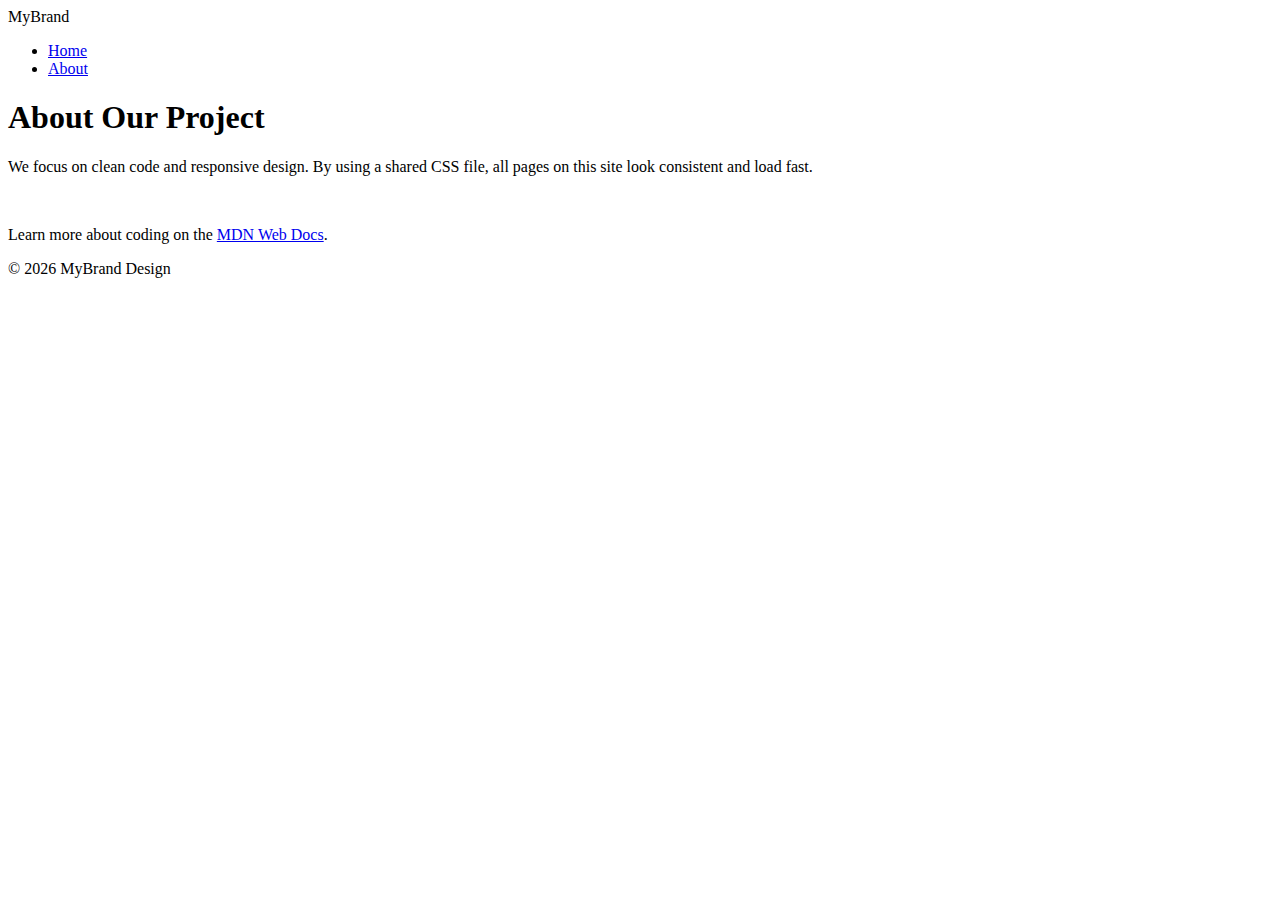
<file: about.html>
<!DOCTYPE html>
<html lang="en">
<head>
    <meta charset="UTF-8">
    <title>About Us</title>
    <link rel="stylesheet" href="style.css">
</head>
<body>
    <nav>
        <div class="logo">MyBrand</div>
        <ul>
            <li><a href="index7.html">Home</a></li>
            <li><a href="about.html">About</a></li>
        </ul>
    </nav>

    <div class="container">
        <h1>About Our Project</h1>
        <p>We focus on clean code and responsive design. By using a shared CSS file, all pages on this site look consistent and load fast.</p>
        <br>
        <p>Learn more about coding on the <a href="https://developer.mozilla.org">MDN Web Docs</a>.</p>
    </div>

    <footer>&copy; 2026 MyBrand Design</footer>
</body>
</html>
</file>
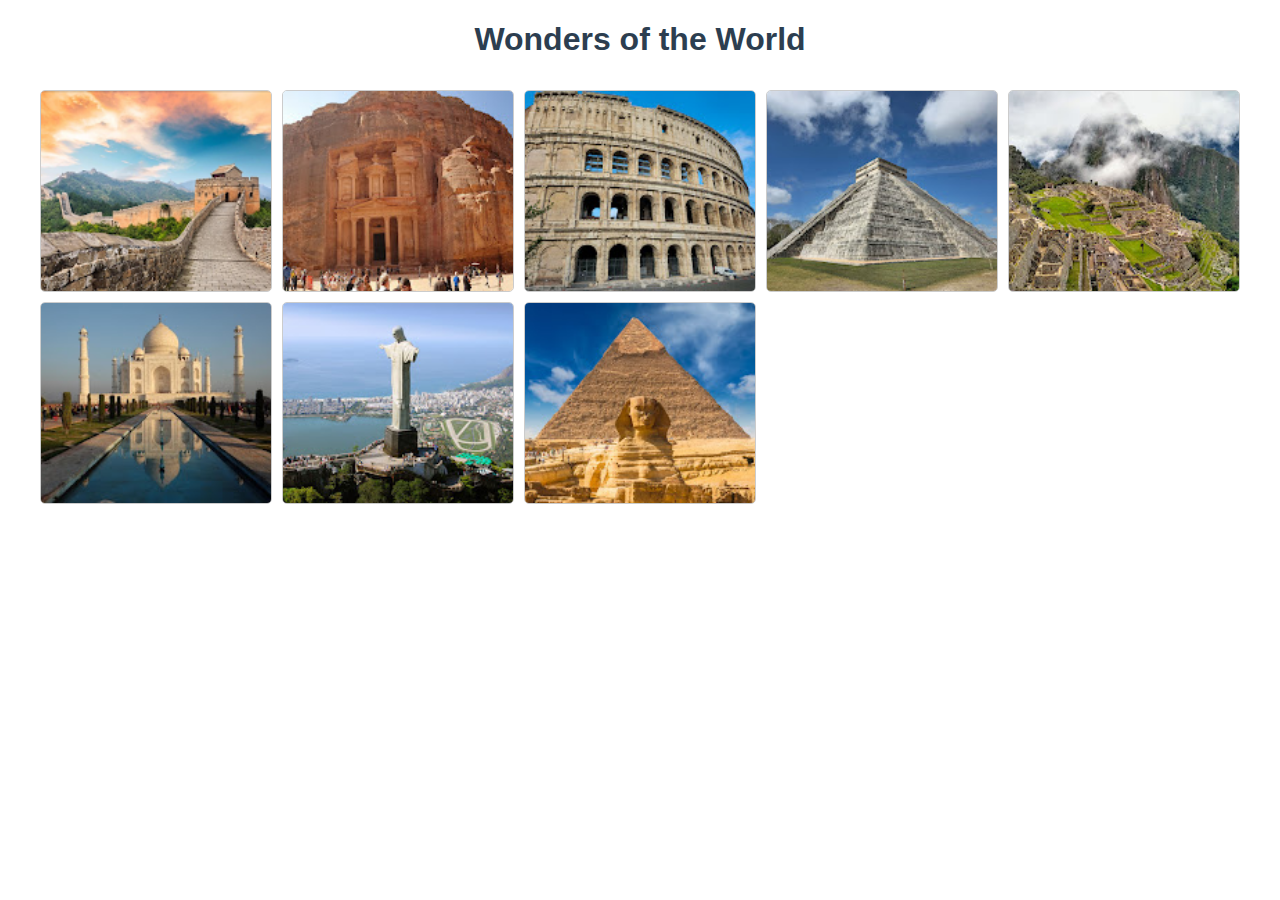
<file: grid.html>
<!DOCTYPE html>
<html lang="en">
<head>
    <meta charset="UTF-8">
    <meta name="viewport" content="width=device-width, initial-scale=1.0">
    <title>Image Grid</title>
    <link rel="stylesheet" href="style2.css">
</head>
<body>
    <h1 style="text-align: center; font-family: Arial, sans-serif; color: #2c3e50;">
  Wonders of the World
</h1>

    <div class="grid-container">
        
        <div class="grid-item">
            <img src="image copy 3.png" alt="GREAT WALL OF CHINA">
        </div>
        <div class="grid-item">
            <img src="image copy 4.png" alt="PETRA">
        </div>
        <div class="grid-item">
            <img src="image copy 5.png" alt="COLLOSSEUM">
        </div>
        <div class="grid-item">
            <img src="image copy 6.png" alt="CHICHEN ITZA">
        </div>
         <div class="grid-item">
            <img src="image copy 7.png" alt="MACHU PICCHU, PERU">
        </div>
         <div class="grid-item">
            <img src="image copy 8.png" alt="TAJ MAHAL">
        </div>
         <div class="grid-item">
            <img src="image copy 9.png" alt="CHRIST THE REDEEMER">
        </div>
         <div class="grid-item">
            <img src="image copy 10.png" alt="THE GREAT PYRAMID OF GIZA">
        </div>
    
    </div>

</body>
</html>
</file>
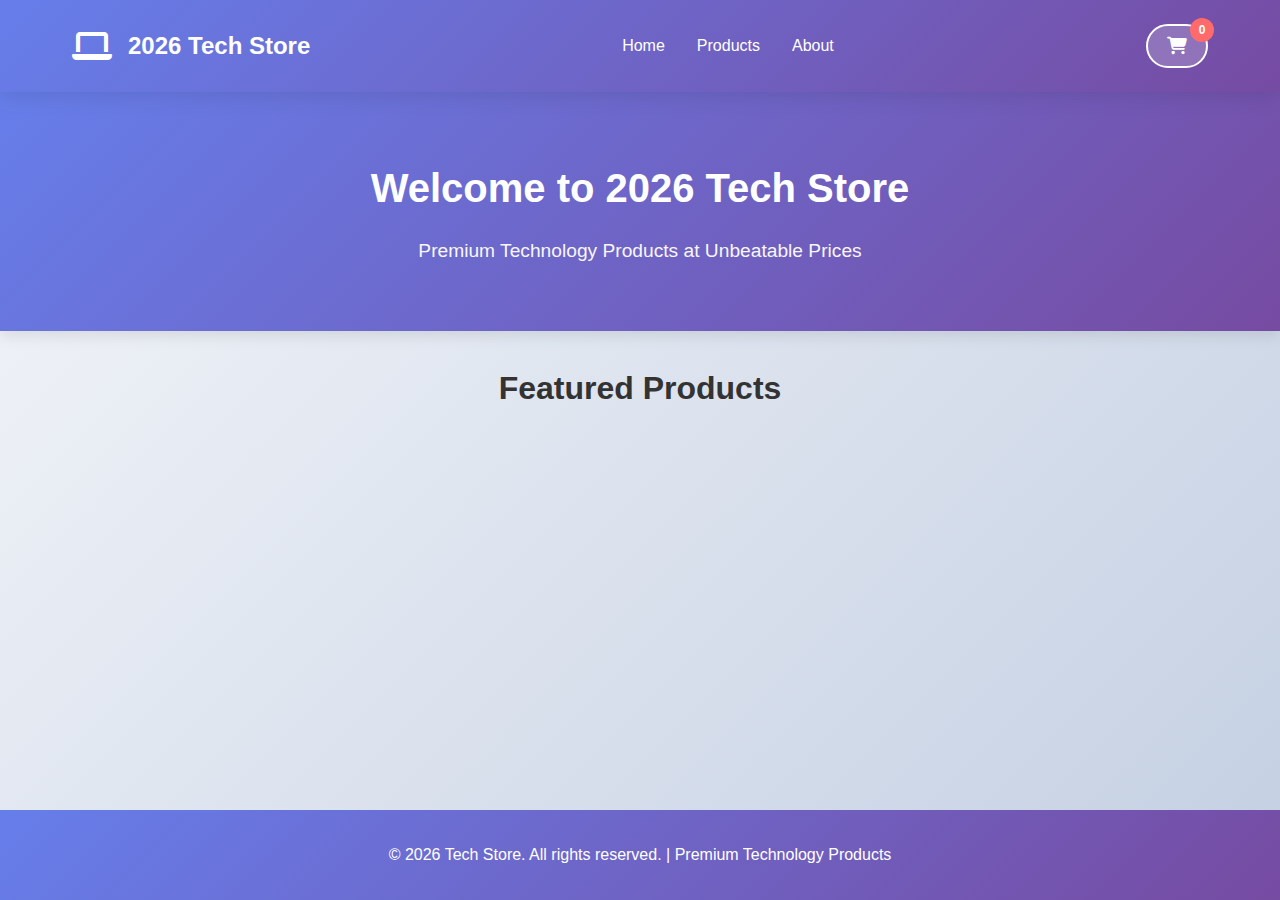
<file: index10.html>
<!DOCTYPE html>
<html lang="en">
<head>
    <meta charset="UTF-8">
    <meta name="viewport" content="width=device-width, initial-scale=1.0">
    <title>2026 Tech Store - Premium Tech Products</title>
    <link rel="stylesheet" href="https://cdnjs.cloudflare.com/ajax/libs/font-awesome/6.4.0/css/all.min.css">
    <link rel="stylesheet" href="style5.css">
</head>
<body>
    <header class="header">
        <div class="header-content">
            <div class="logo">
                <i class="fas fa-laptop"></i>
                <h1>2026 Tech Store</h1>
            </div>
            <nav class="nav">
                <a href="#" class="nav-link">Home</a>
                <a href="#" class="nav-link">Products</a>
                <a href="#" class="nav-link">About</a>
            </nav>
            <button id="cart-btn" class="cart-btn">
                <i class="fas fa-shopping-cart"></i>
                <span class="cart-badge" id="cart-count">0</span>
            </button>
        </div>
    </header>

    <section class="hero">
        <div class="hero-content">
            <h2>Welcome to 2026 Tech Store</h2>
            <p>Premium Technology Products at Unbeatable Prices</p>
        </div>
    </section>

    <main class="container">
        <section class="products-section">
            <h2 class="section-title">Featured Products</h2>
            <div id="product-list" class="product-list">
             
            </div>
        </section>
    </main>

    <div id="cart-modal" class="cart-modal hidden">
        <div class="cart-modal-content">
            <div class="cart-header">
                <h2>Your Shopping Cart</h2>
                <button class="close-btn" onclick="toggleCart()">
                    <i class="fas fa-times"></i>
                </button>
            </div>
            <div id="cart-items-wrapper" class="cart-items-wrapper">
                <ul id="cart-items" class="cart-items"></ul>
            </div>
            <div class="cart-footer">
                <div class="cart-total">
                    <span class="total-label">Total:</span>
                    <span class="total-amount">$<span id="cart-total">0.00</span></span>
                </div>
                <button class="btn btn-checkout" onclick="checkout()">
                    <i class="fas fa-check"></i> Checkout
                </button>
                <button class="btn btn-secondary" onclick="toggleCart()">Continue Shopping</button>
            </div>
        </div>
    </div>

    <footer class="footer">
        <p>&copy; 2026 Tech Store. All rights reserved. | Premium Technology Products</p>
    </footer>

  
</body>
</html>
</file>
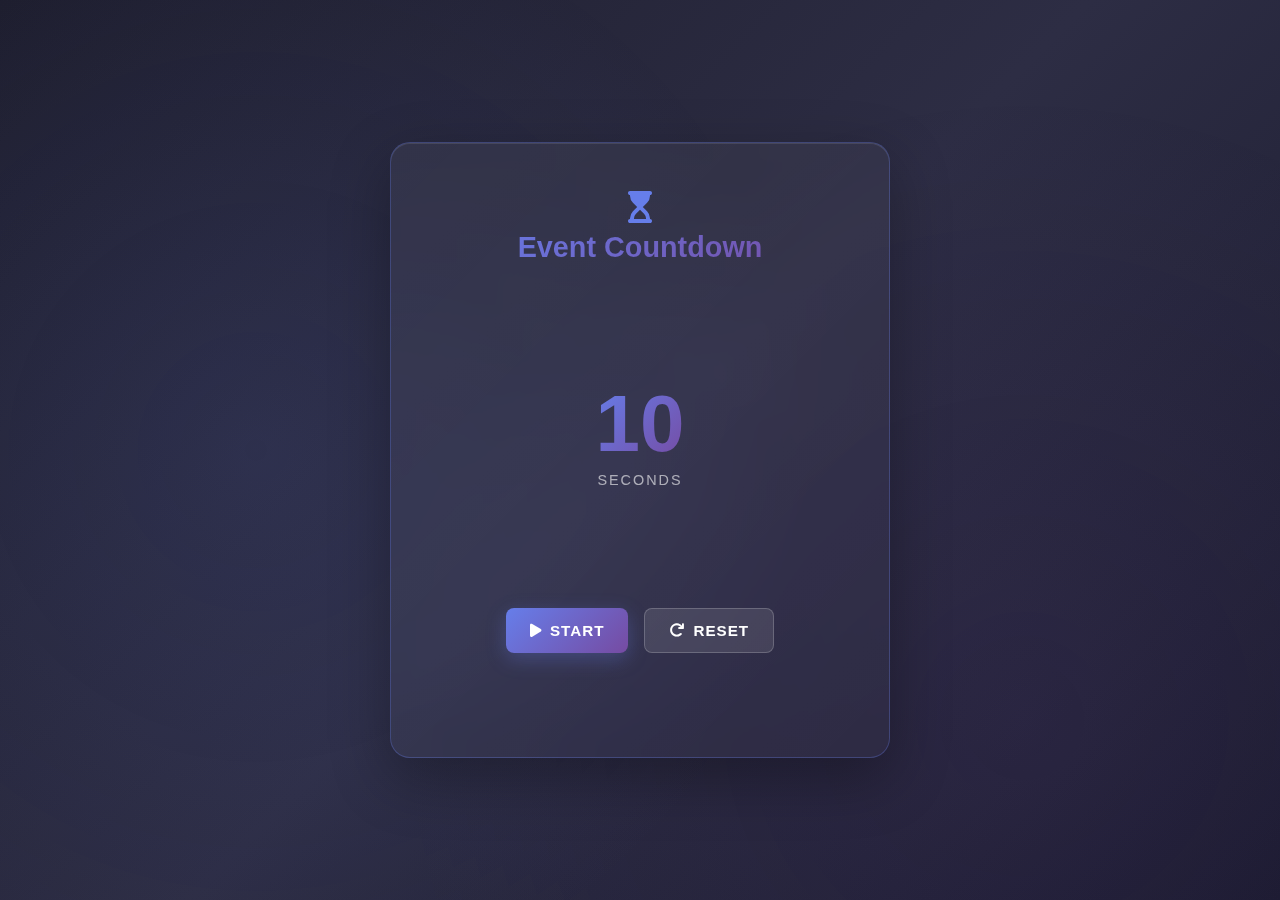
<file: index11.html>
<!DOCTYPE html>
<html lang="en">
<head>
    <meta charset="UTF-8">
    <meta name="viewport" content="width=device-width, initial-scale=1.0">
    <title>Countdown Timer</title>
    <link rel="stylesheet" href="https://cdnjs.cloudflare.com/ajax/libs/font-awesome/6.4.0/css/all.min.css">
    <link rel="stylesheet" href="style6.css">
</head>
<body>
    <div class="timer-container">
        <div class="timer-card">
            <div class="timer-header">
                <i class="fas fa-hourglass-start"></i>
                <h1>Event Countdown</h1>
            </div>
            
            <div class="timer-wrapper">
                <svg class="progress-ring" width="280" height="280">
                    <circle class="progress-ring-circle" stroke="url(#gradient)" fill="transparent" r="130" cx="140" cy="140" />
                </svg>
                <defs>
                    <linearGradient id="gradient" x1="0%" y1="0%" x2="100%" y2="100%">
                        <stop offset="0%" style="stop-color:#667eea;stop-opacity:1" />
                        <stop offset="100%" style="stop-color:#764ba2;stop-opacity:1" />
                    </linearGradient>
                </defs>
                <div class="timer-display">
                    <span id="timer-display" class="timer-number">10</span>
                    <span class="timer-label">seconds</span>
                </div>
            </div>
            
            <div class="timer-controls">
                <button class="btn btn-primary" id="start-btn" onclick="startTimer()"><i class="fas fa-play"></i> Start</button>
                <button class="btn btn-secondary" id="reset-btn" onclick="resetTimer()"><i class="fas fa-redo"></i> Reset</button>
            </div>
            
            <div class="timer-message" id="timer-message"></div>
        </div>
    </div>
    
    <script src="script.js"></script>
</body>
</html>
</file>
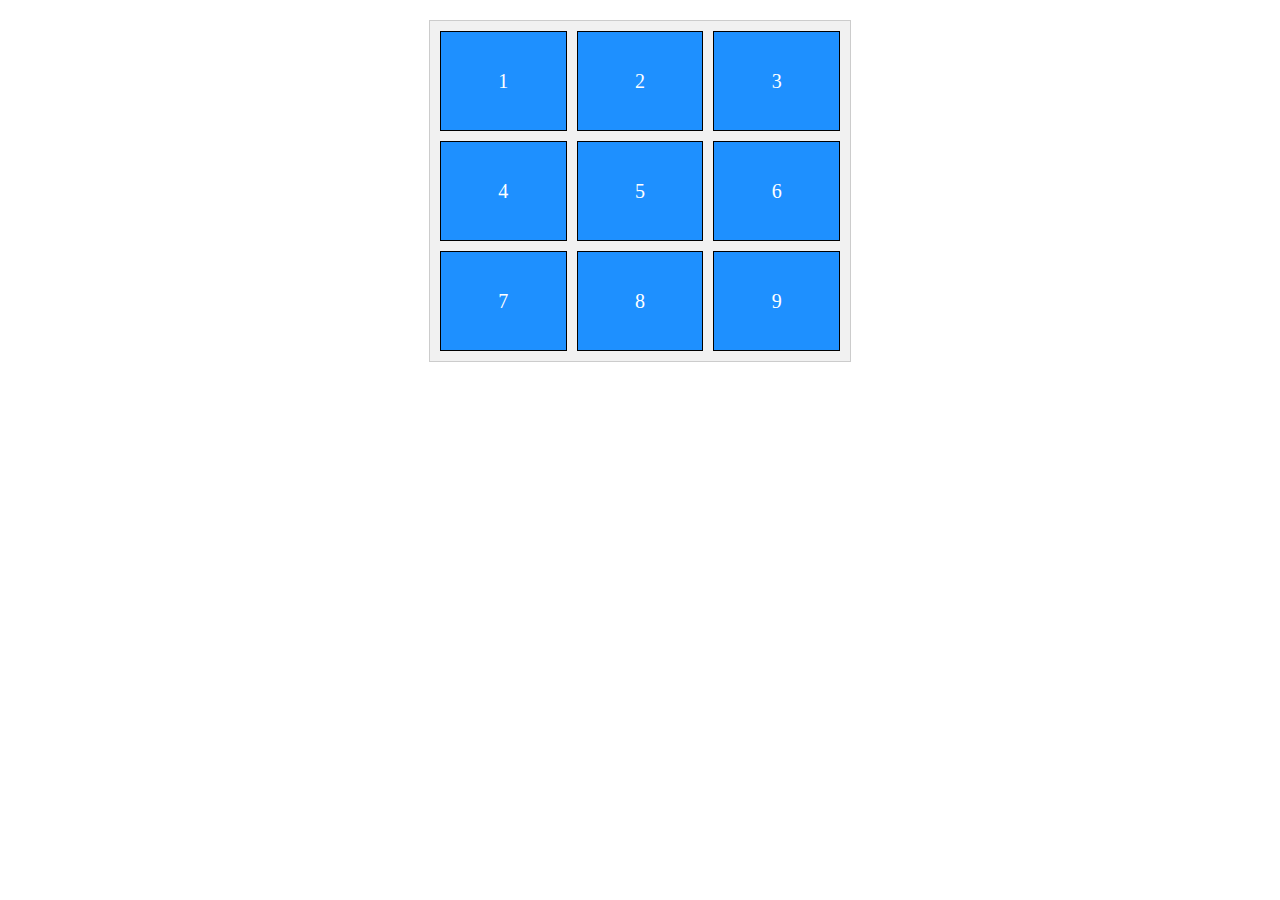
<file: index2.html>
<!DOCTYPE html>
<html lang="en">
<head>
    <meta charset="UTF-8">
    <meta name="viewport" content="width=device-width, initial-scale=1.0">
    <title>CSS Grid Layout</title>
    <link rel="stylesheet" href="style.css">
</head>
<body>
    <div class="grid-container">
        <div class="grid-item">1</div>
        <div class="grid-item">2</div>
        <div class="grid-item">3</div>
        <div class="grid-item">4</div>
        <div class="grid-item">5</div>
        <div class="grid-item">6</div>
        <div class="grid-item">7</div>
        <div class="grid-item">8</div>
        <div class="grid-item">9</div>
    </div>
</body>
</html>
</file>
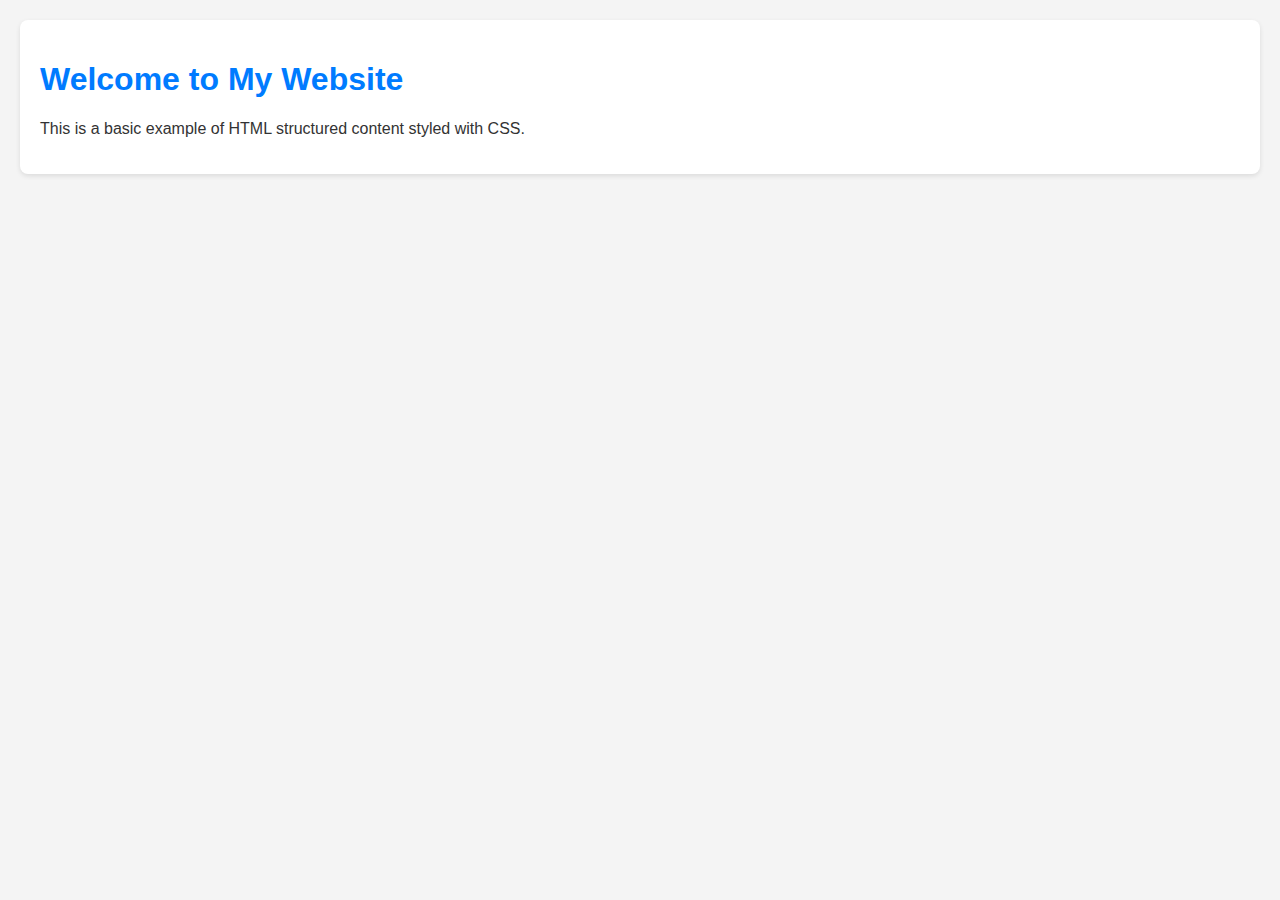
<file: index3.html>
<!DOCTYPE html>
<html lang="en">
<head>
    <meta charset="UTF-8">
    <meta name="viewport" content="width=device-width, initial-scale=1.0">
    <title>Sample Page</title>
    <style>
      
        body {
            font-family: Arial, sans-serif;
            background-color: #f4f4f4;
            color: #333;
            margin: 0;
            padding: 20px;
        }
        h1 {
            color: #007bff;
        }
        .container {
            background: white;
            padding: 20px;
            border-radius: 8px;
            box-shadow: 0 2px 5px rgba(0,0,0,0.1);
        }
    </style>
</head>
<body>
    <div class="container">
        <h1>Welcome to My Website</h1>
        <p>This is a basic example of HTML structured content styled with CSS.</p>
    </div>
</body>
</html>
</file>
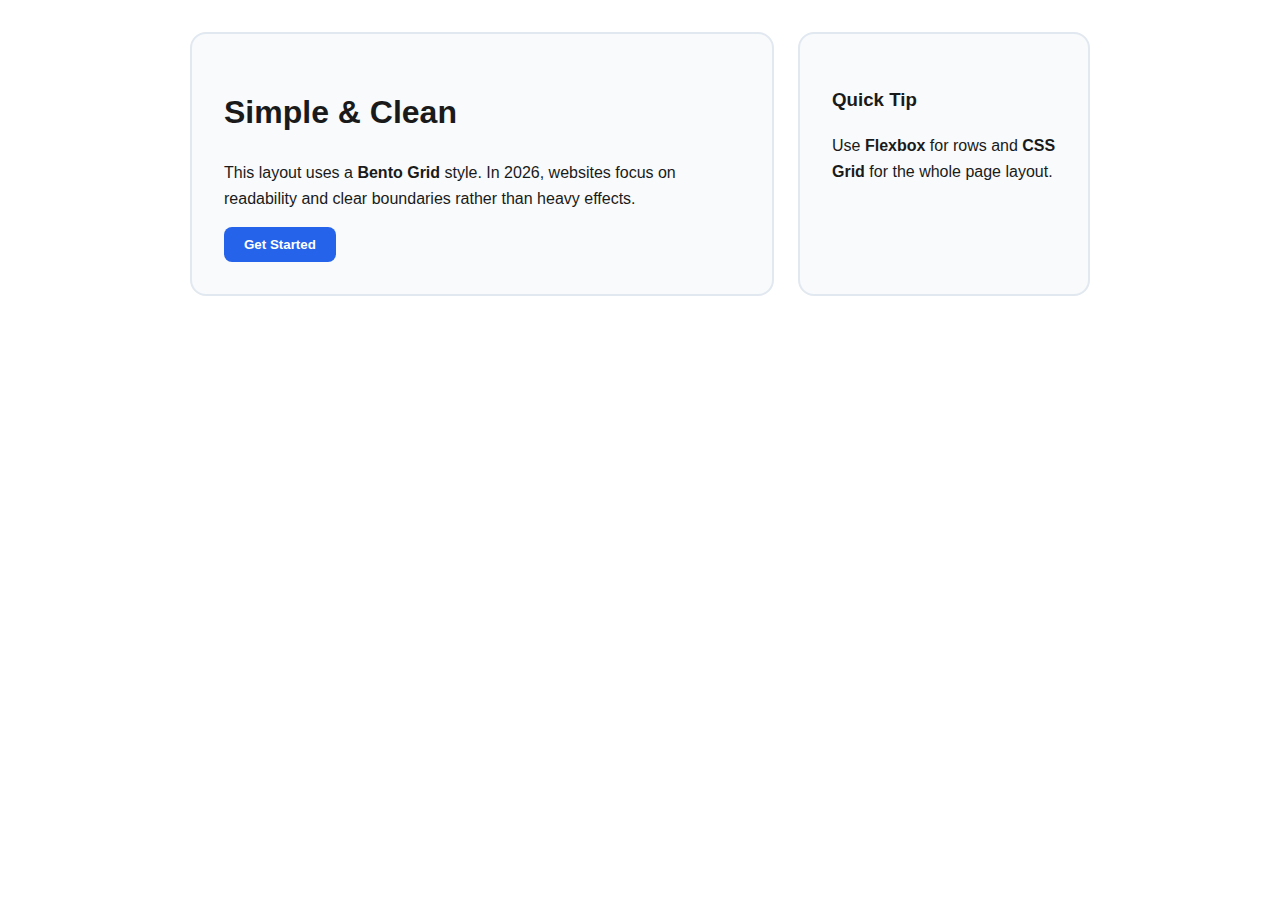
<file: index4.html>
<!DOCTYPE html>
<html lang="en">
<head>
    <meta charset="UTF-8">
    <meta name="viewport" content="width=device-width, initial-scale=1.0">
    <title>Simple Modern Page</title>
    <style>
      
        :root {
            --bg: #ffffff;
            --text: #1a1a1a;
            --accent: #2563eb; 
            --card-bg: #f8fafc;
        }

        body {
            font-family: sans-serif;
            background-color: var(--bg);
            color: var(--text);
            margin: 0;
            line-height: 1.6;
        }


        .container {
            display: grid;
            gap: 1.5rem;
            padding: 2rem;
            max-width: 900px;
            margin: auto;
        }

      
        @media (min-width: 768px) {
            .container {
                grid-template-columns: 2fr 1fr; 
            }
        }

     
        .card {
            background: var(--card-bg);
            border: 2px solid #e2e8f0;
            padding: 2rem;
            border-radius: 16px;
            transition: transform 0.2s;
        }

        .card:hover {
            transform: scale(1.02);
            border-color: var(--accent);
        }

        .btn {
            background: var(--accent);
            color: white;
            border: none;
            padding: 10px 20px;
            border-radius: 8px;
            cursor: pointer;
            font-weight: bold;
        }
    </style>
</head>
<body>

    <main class="container">
        
        <section class="card">
            <h1>Simple & Clean</h1>
            <p>This layout uses a <strong>Bento Grid</strong> style. In 2026, websites focus on readability and clear boundaries rather than heavy effects.</p>
            <button class="btn">Get Started</button>
        </section>

   
        <aside class="card">
            <h3>Quick Tip</h3>
            <p>Use <strong>Flexbox</strong> for rows and <strong>CSS Grid</strong> for the whole page layout.</p>
        </aside>
    </main>

</body>
</html>
</file>
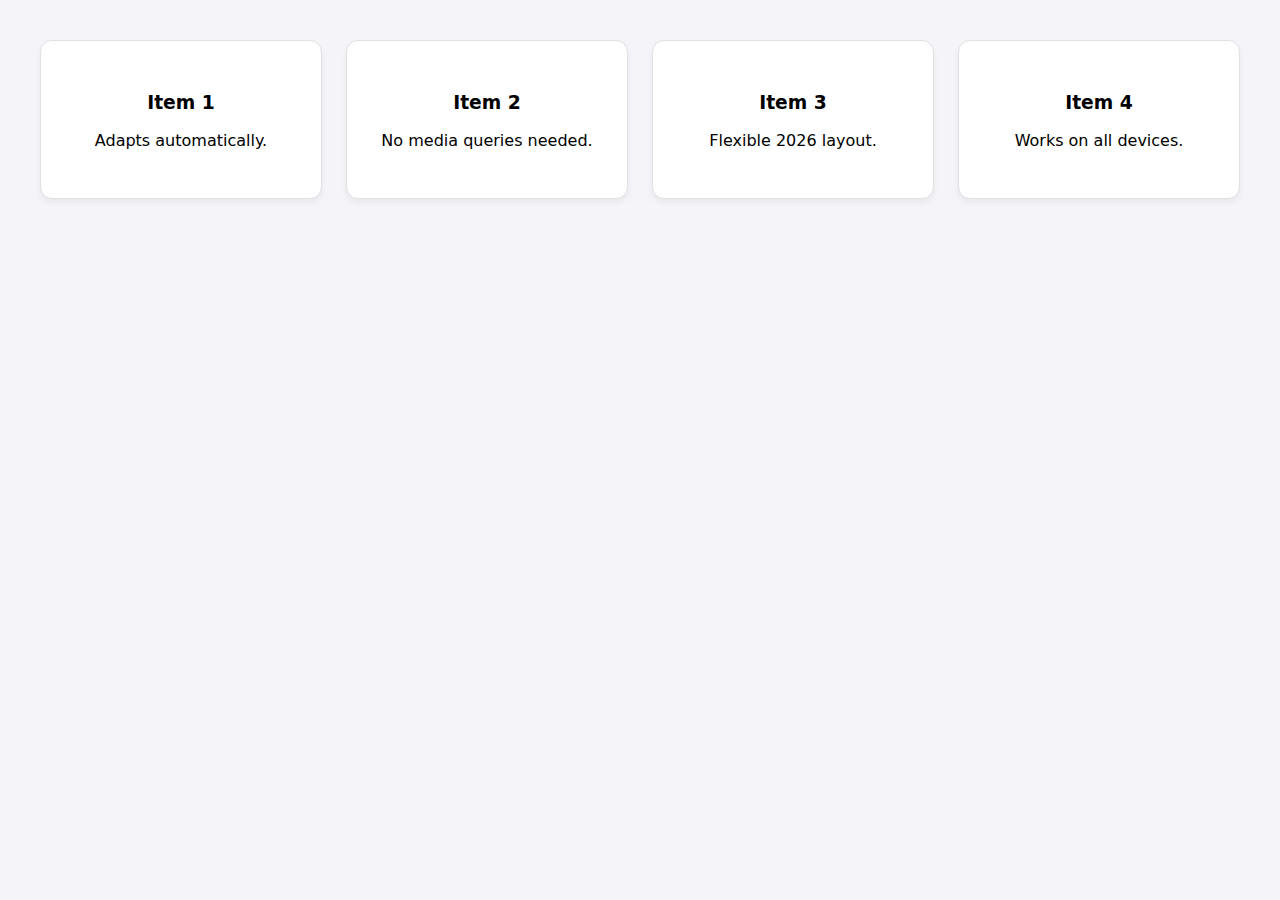
<file: index5.html>
<!DOCTYPE html>
<html lang="en">
<head>
    <meta charset="UTF-8">
    <meta name="viewport" content="width=device-width, initial-scale=1.0">
    <title>Modern Responsive Grid 2026</title>
    <style>
        :root {
            --gap: 1.5rem;
            --min-column-width: 280px;
        }

        body {
            font-family: system-ui, sans-serif;
            padding: 2rem;
            background-color: #f4f4f9;
        }


        .responsive-grid {
            display: grid;
          
            grid-template-columns: repeat(auto-fit, minmax(var(--min-column-width), 1fr));
            gap: var(--gap);
            max-width: 1200px;
            margin: 0 auto;
        }

        .grid-item {
            background: white;
            padding: 2rem;
            border-radius: 12px;
            border: 1px solid #e1e1e1;
            box-shadow: 0 4px 6px rgba(0,0,0,0.05);
            text-align: center;
        }
    </style>
</head>
<body>

    <div class="responsive-grid">
        <div class="grid-item"><h3>Item 1</h3><p>Adapts automatically.</p></div>
        <div class="grid-item"><h3>Item 2</h3><p>No media queries needed.</p></div>
        <div class="grid-item"><h3>Item 3</h3><p>Flexible 2026 layout.</p></div>
        <div class="grid-item"><h3>Item 4</h3><p>Works on all devices.</p></div>
    </div>

</body>
</html>
</file>
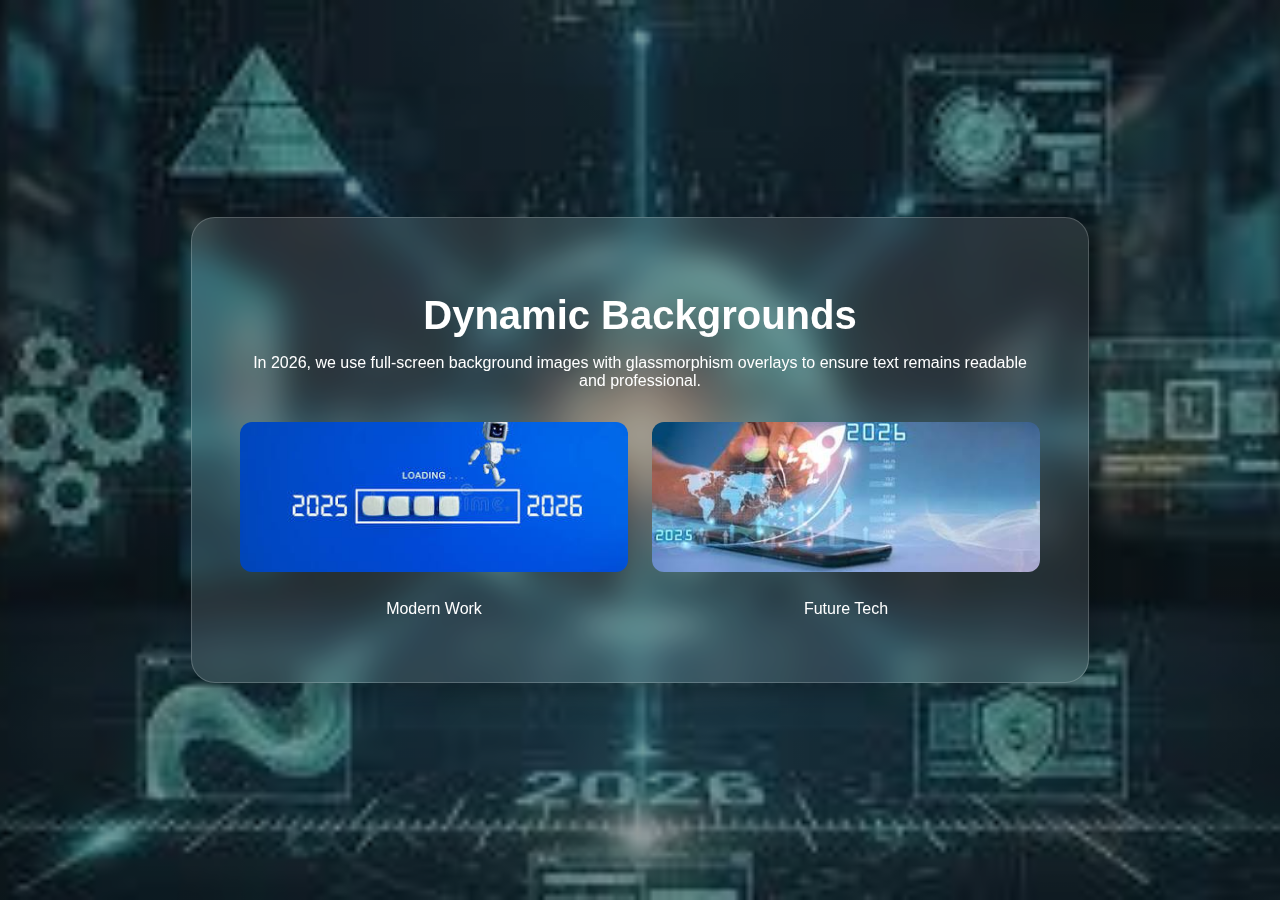
<file: index6.html>
<!DOCTYPE html>
<html lang="en">
<head>
    <meta charset="UTF-8">
    <meta name="viewport" content="width=device-width, initial-scale=1.0">
    <title>Responsive Background 2026</title>
    <link rel="stylesheet" href="style1.css">
</head>
<body>

    <main class="content-wrapper">
        <section class="glass-card">
            <h1>Dynamic Backgrounds</h1>
            <p>In 2026, we use full-screen background images with glassmorphism overlays to ensure text remains readable and professional.</p>
            <div class="grid">
                <div class="item">
                    <img src="image copy 2.png" alt="Worksite">
                    <p>Modern Work</p>
                </div>
                <div class="item">
                    <img src="image copy.png" alt="Tech">
                    <p>Future Tech</p>
                </div>
            </div>
        </section>
    </main>

</body>
</html>
</file>
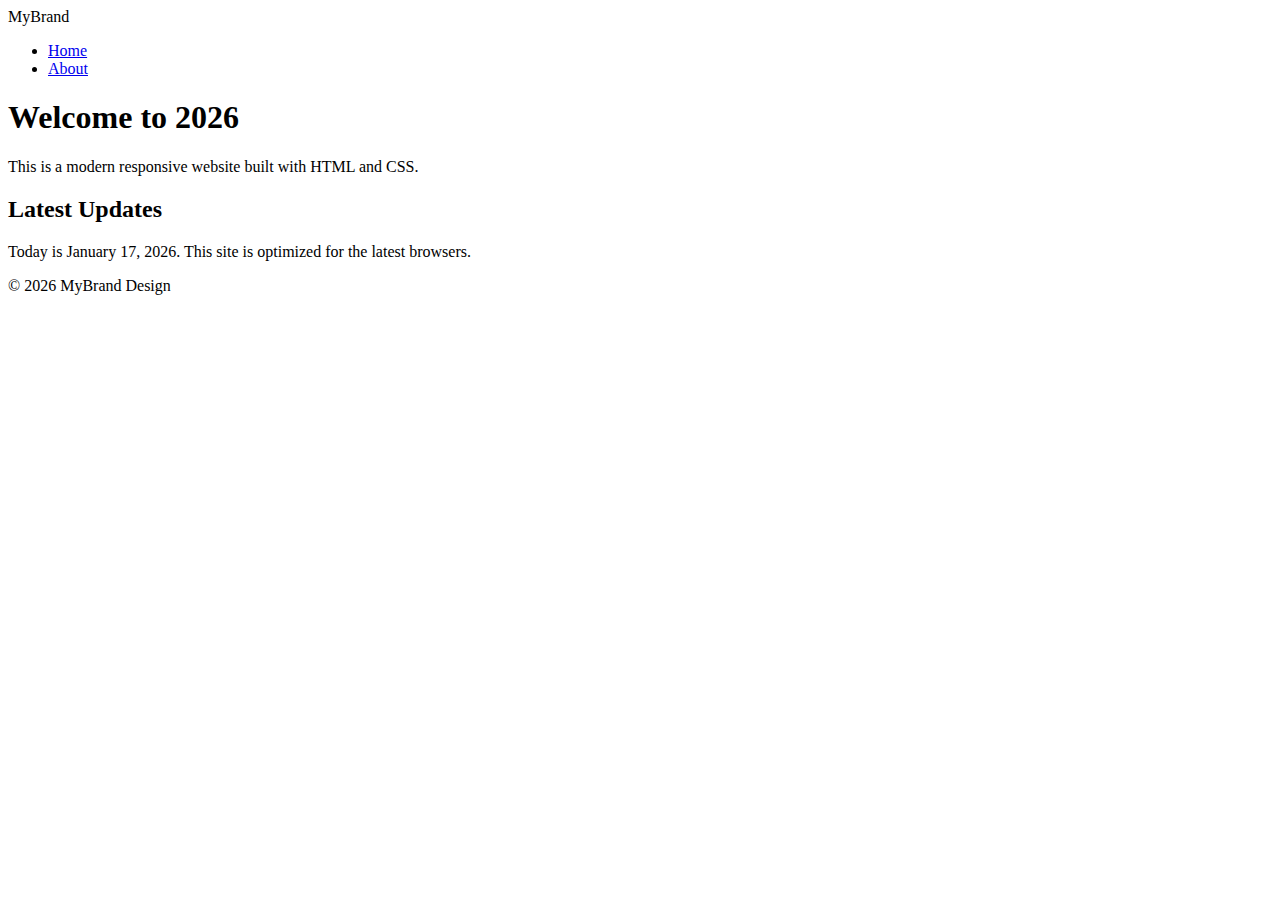
<file: index7.html>
<!DOCTYPE html>
<html lang="en">
<head>
    <meta charset="UTF-8">
    <title>My Website | Home</title>
    <link rel="stylesheet" href="style.css">
</head>
<body>
    <nav>
        <div class="logo">MyBrand</div>
        <ul>
            <li><a href="index7.html">Home</a></li>
            <li><a href="about.html">About</a></li>
        </ul>
    </nav>

    <header class="hero">
        <h1>Welcome to 2026</h1>
        <p>This is a modern responsive website built with HTML and CSS.</p>
    </header>

    <div class="container">
        <h2>Latest Updates</h2>
        <p>Today is January 17, 2026. This site is optimized for the latest browsers.</p>
    </div>

    <footer>&copy; 2026 MyBrand Design</footer>
</body>
</html>
</file>
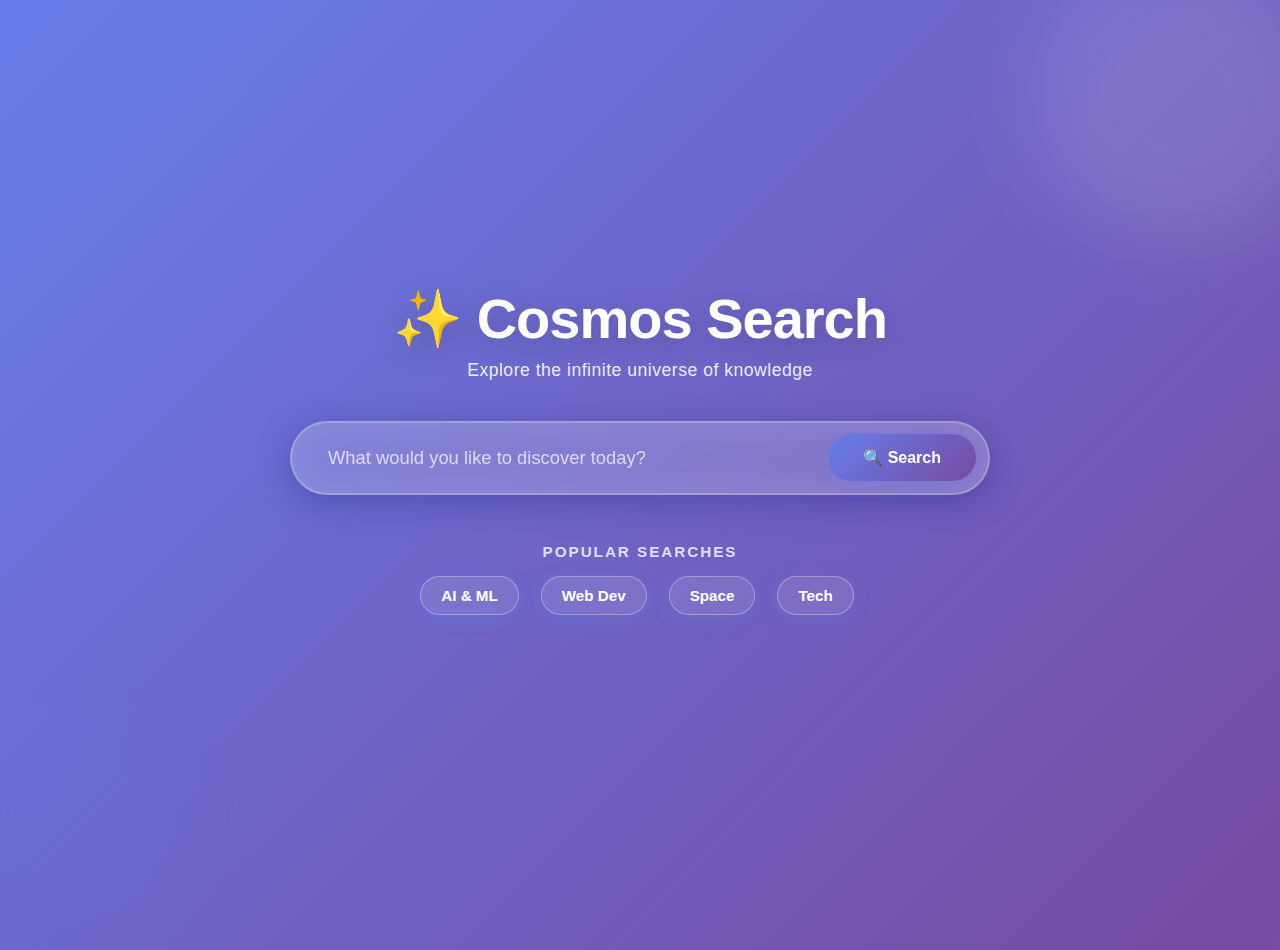
<file: index8.html>
<!DOCTYPE html>
<html lang="en">
<head>
    <meta charset="UTF-8">
    <meta name="viewport" content="width=device-width, initial-scale=1.0">
    <title>Modern Search 2026</title>
    <style>
        * { margin: 0; padding: 0; box-sizing: border-box; }
        
        :root {
            --primary: #667eea;
            --secondary: #764ba2;
            --accent: #f093fb;
            --text: #1f2937;
            --light: #f9fafb;
        }

        body {
            background: linear-gradient(135deg, #667eea 0%, #764ba2 25%, #f093fb 50%, #4facfe 100%);
            background-size: 400% 400%;
            animation: gradientShift 15s ease infinite;
            height: 100vh;
            display: flex;
            justify-content: center;
            align-items: center;
            font-family: 'Segoe UI', Tahoma, Geneva, Verdana, sans-serif;
            overflow: hidden;
        }

        @keyframes gradientShift {
            0% { background-position: 0% 50%; }
            50% { background-position: 100% 50%; }
            100% { background-position: 0% 50%; }
        }

        /* Animated background orbs */
        .orb {
            position: absolute;
            border-radius: 50%;
            opacity: 0.1;
            filter: blur(40px);
        }

        .orb-1 {
            width: 300px;
            height: 300px;
            background: #fff;
            top: -50px;
            right: -50px;
            animation: float 20s ease-in-out infinite;
        }

        .orb-2 {
            width: 250px;
            height: 250px;
            background: #667eea;
            bottom: -50px;
            left: -50px;
            animation: float 15s ease-in-out infinite reverse;
        }

        @keyframes float {
            0%, 100% { transform: translateY(0px); }
            50% { transform: translateY(-50px); }
        }

        .search-container {
            text-align: center;
            width: 90%;
            max-width: 700px;
            position: relative;
            z-index: 10;
            animation: slideInDown 0.8s ease-out;
        }

        @keyframes slideInDown {
            from {
                opacity: 0;
                transform: translateY(-30px);
            }
            to {
                opacity: 1;
                transform: translateY(0);
            }
        }

        h1 {
            color: white;
            font-size: 3.5rem;
            margin-bottom: 0.5rem;
            text-shadow: 0 8px 32px rgba(0,0,0,0.2);
            font-weight: 800;
            letter-spacing: -1px;
        }

        .subtitle {
            color: rgba(255, 255, 255, 0.9);
            font-size: 1.1rem;
            margin-bottom: 2.5rem;
            font-weight: 300;
            letter-spacing: 0.5px;
        }

        .search-box {
            background: rgba(255, 255, 255, 0.15);
            backdrop-filter: blur(20px);
            border: 2px solid rgba(255, 255, 255, 0.25);
            padding: 6px;
            border-radius: 60px;
            display: flex;
            align-items: center;
            box-shadow: 0 8px 32px 0 rgba(31, 38, 135, 0.37), 
                        inset 0 0 32px 0 rgba(255, 255, 255, 0.1);
            transition: all 0.3s ease;
            position: relative;
        }

        .search-box:focus-within {
            background: rgba(255, 255, 255, 0.25);
            border-color: rgba(255, 255, 255, 0.4);
            box-shadow: 0 16px 48px 0 rgba(31, 38, 135, 0.5),
                        inset 0 0 32px 0 rgba(255, 255, 255, 0.2);
            transform: translateY(-5px);
        }

        input {
            flex: 1;
            background: transparent;
            border: none;
            outline: none;
            padding: 18px 30px;
            font-size: 1.15rem;
            color: white;
            font-weight: 500;
        }

        input::placeholder {
            color: rgba(255, 255, 255, 0.7);
            font-weight: 400;
        }

        button {
            background: linear-gradient(135deg, #667eea 0%, #764ba2 100%);
            border: none;
            padding: 14px 35px;
            border-radius: 50px;
            cursor: pointer;
            font-weight: 700;
            color: white;
            transition: all 0.3s ease;
            margin-right: 6px;
            font-size: 1rem;
            box-shadow: 0 4px 15px rgba(102, 126, 234, 0.4);
        }

        button:hover {
            transform: scale(1.08);
            box-shadow: 0 8px 25px rgba(102, 126, 234, 0.6);
        }

        button:active {
            transform: scale(0.98);
        }

        .quick-links {
            margin-top: 3rem;
            animation: fadeInUp 0.8s ease-out 0.3s both;
        }

        @keyframes fadeInUp {
            from {
                opacity: 0;
                transform: translateY(20px);
            }
            to {
                opacity: 1;
                transform: translateY(0);
            }
        }

        .links-title {
            color: rgba(255, 255, 255, 0.8);
            font-size: 0.95rem;
            margin-bottom: 1rem;
            text-transform: uppercase;
            letter-spacing: 2px;
            font-weight: 600;
        }

        .link-buttons {
            display: flex;
            gap: 1rem;
            justify-content: center;
            flex-wrap: wrap;
        }

        .link-btn {
            background: rgba(255, 255, 255, 0.1);
            border: 1.5px solid rgba(255, 255, 255, 0.3);
            color: white;
            padding: 10px 20px;
            border-radius: 25px;
            cursor: pointer;
            font-size: 0.95rem;
            transition: all 0.3s ease;
            font-weight: 600;
            text-decoration: none;
        }

        .link-btn:hover {
            background: rgba(255, 255, 255, 0.2);
            border-color: rgba(255, 255, 255, 0.5);
            transform: translateY(-3px);
            box-shadow: 0 8px 20px rgba(0, 0, 0, 0.2);
        }

        /* Responsive */
        @media (max-width: 768px) {
            h1 {
                font-size: 2.5rem;
            }

            .subtitle {
                font-size: 0.95rem;
            }

            input {
                padding: 14px 20px;
                font-size: 1rem;
            }

            button {
                padding: 12px 25px;
            }

            .search-container {
                width: 95%;
            }
        }
    </style>
</head>
<body>

<div class="orb orb-1"></div>
<div class="orb orb-2"></div>

<div class="search-container">
    <h1>✨ Cosmos Search</h1>
    <p class="subtitle">Explore the infinite universe of knowledge</p>
    
    <form action="https://www.google.com/search" method="GET" class="search-box">
        <input type="text" name="q" placeholder="What would you like to discover today?" required>
        <button type="submit">🔍 Search</button>
    </form>

    <div class="quick-links">
        <div class="links-title">Popular Searches</div>
        <div class="link-buttons">
            <button class="link-btn" onclick="document.querySelector('input').value='AI and Machine Learning'; document.querySelector('form').submit();">AI & ML</button>
            <button class="link-btn" onclick="document.querySelector('input').value='Web Development'; document.querySelector('form').submit();">Web Dev</button>
            <button class="link-btn" onclick="document.querySelector('input').value='Space and Astronomy'; document.querySelector('form').submit();">Space</button>
            <button class="link-btn" onclick="document.querySelector('input').value='Technology Trends'; document.querySelector('form').submit();">Tech</button>
        </div>
    </div>
</div>

</body>
</html>
</file>
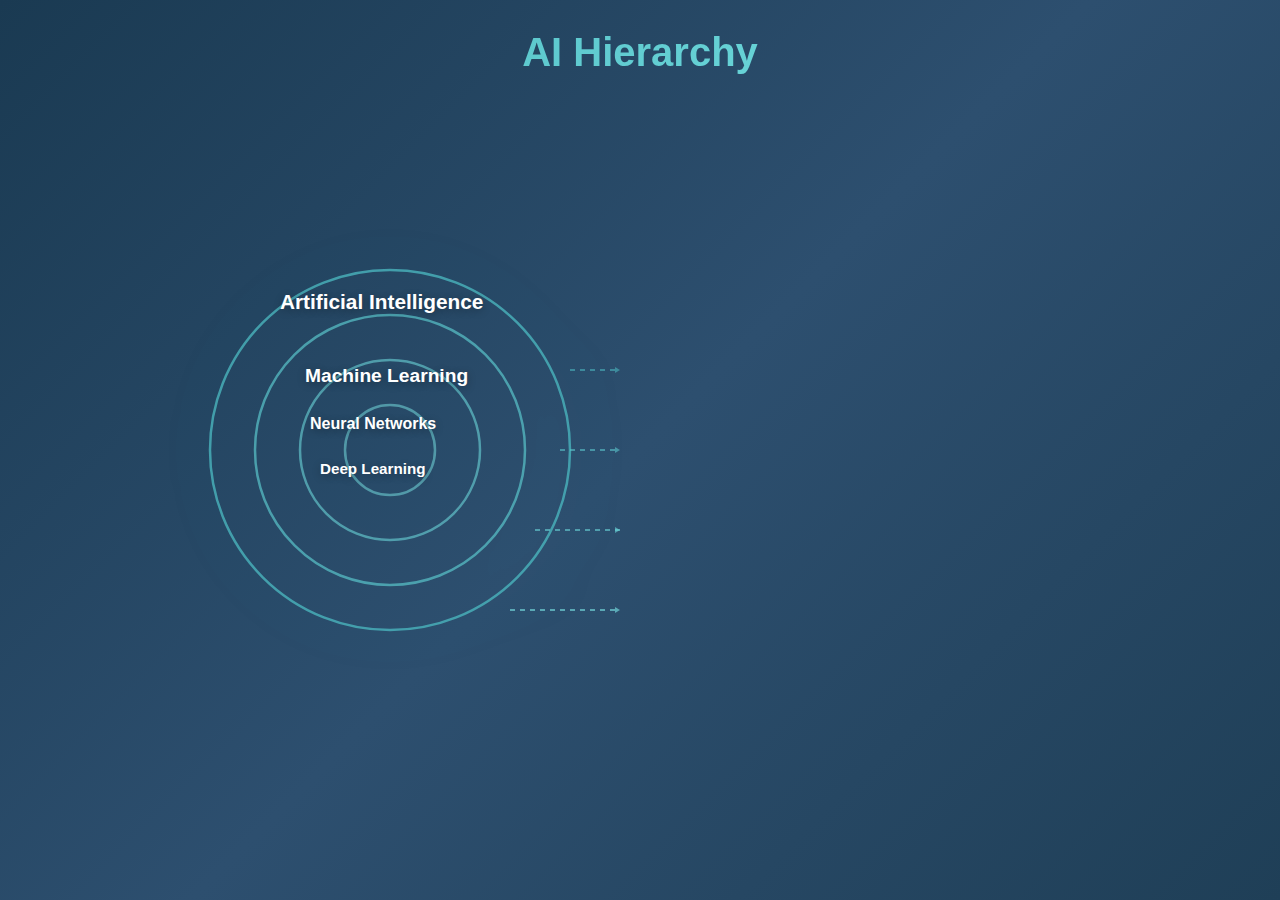
<file: index9.html>
<!DOCTYPE html>
<html lang="en">
<head>
    <meta charset="UTF-8">
    <meta name="viewport" content="width=device-width, initial-scale=1.0">
    <title>AI Hierarchy Diagram</title>
    <style>
        * {
            margin: 0;
            padding: 0;
            box-sizing: border-box;
        }

        body {
            background: linear-gradient(135deg, #1a3a52 0%, #2d4f6f 50%, #1f3f57 100%);
            display: flex;
            justify-content: center;
            align-items: center;
            min-height: 100vh;
            font-family: 'Segoe UI', Tahoma, Geneva, Verdana, sans-serif;
            color: white;
            padding: 40px 20px;
        }

        .main-container {
            display: flex;
            gap: 100px;
            align-items: center;
            max-width: 1400px;
            animation: fadeIn 0.8s ease-out;
        }

        @keyframes fadeIn {
            from {
                opacity: 0;
            }
            to {
                opacity: 1;
            }
        }

        /* Diagram Container */
        .diagram-container {
            position: relative;
            width: 500px;
            height: 500px;
        }

        svg {
            width: 100%;
            height: 100%;
            filter: drop-shadow(0 0 30px rgba(74, 180, 189, 0.2));
        }

        circle {
            fill: none;
            stroke-width: 2.5;
            transition: all 0.3s ease;
        }

        circle.ai {
            stroke: #4ab4bd;
            opacity: 0.8;
        }

        circle.ml {
            stroke: #5ac5cb;
            opacity: 0.7;
        }

        circle.nn {
            stroke: #6ad6d9;
            opacity: 0.6;
        }

        circle.dl {
            stroke: #7ae7e7;
            opacity: 0.5;
        }

        svg:hover circle {
            opacity: 1;
            stroke-width: 3;
        }

        .circle-label {
            position: absolute;
            font-weight: 600;
            font-size: 1.1rem;
            color: white;
            text-shadow: 0 2px 8px rgba(0, 0, 0, 0.3);
        }

        .label-ai {
            top: 90px;
            left: 140px;
            font-size: 1.3rem;
        }

        .label-ml {
            top: 165px;
            left: 165px;
            font-size: 1.2rem;
        }

        .label-nn {
            top: 215px;
            left: 170px;
            font-size: 1rem;
        }

        .label-dl {
            top: 260px;
            left: 180px;
            font-size: 0.95rem;
        }

        /* Descriptions Container */
        .descriptions-container {
            display: flex;
            flex-direction: column;
            gap: 50px;
            max-width: 400px;
        }

        .description {
            opacity: 0;
            animation: slideInRight 0.6s ease-out forwards;
            padding: 20px;
            border-left: 4px solid transparent;
            transition: all 0.3s ease;
        }

        @keyframes slideInRight {
            from {
                opacity: 0;
                transform: translateX(-30px);
            }
            to {
                opacity: 1;
                transform: translateX(0);
            }
        }

        .description:nth-child(1) {
            animation-delay: 0.2s;
            border-left-color: #4ab4bd;
        }

        .description:nth-child(2) {
            animation-delay: 0.3s;
            border-left-color: #5ac5cb;
        }

        .description:nth-child(3) {
            animation-delay: 0.4s;
            border-left-color: #6ad6d9;
        }

        .description:nth-child(4) {
            animation-delay: 0.5s;
            border-left-color: #7ae7e7;
        }

        .description:hover {
            background: rgba(74, 180, 189, 0.1);
            border-radius: 8px;
            transform: translateX(10px);
        }

        .desc-title {
            font-size: 1.1rem;
            font-weight: 700;
            margin-bottom: 8px;
            color: #7ae7e7;
        }

        .description:nth-child(1) .desc-title { color: #4ab4bd; }
        .description:nth-child(2) .desc-title { color: #5ac5cb; }
        .description:nth-child(3) .desc-title { color: #6ad6d9; }
        .description:nth-child(4) .desc-title { color: #7ae7e7; }

        .desc-text {
            font-size: 0.95rem;
            color: rgba(255, 255, 255, 0.9);
            line-height: 1.6;
        }

        /* Title */
        .page-title {
            position: absolute;
            top: 30px;
            left: 0;
            right: 0;
            text-align: center;
            font-size: 2.5rem;
            font-weight: 800;
            background: linear-gradient(135deg, #4ab4bd, #7ae7e7);
            -webkit-background-clip: text;
            -webkit-text-fill-color: transparent;
            background-clip: text;
            animation: slideInDown 0.8s ease-out;
        }

        @keyframes slideInDown {
            from {
                opacity: 0;
                transform: translateY(-30px);
            }
            to {
                opacity: 1;
                transform: translateY(0);
            }
        }

        /* Responsive Design */
        @media (max-width: 1024px) {
            .main-container {
                flex-direction: column;
                gap: 60px;
            }

            .diagram-container {
                width: 400px;
                height: 400px;
            }

            .descriptions-container {
                max-width: 500px;
            }
        }

        @media (max-width: 768px) {
            body {
                padding: 20px;
            }

            .page-title {
                font-size: 2rem;
                top: 10px;
            }

            .main-container {
                gap: 40px;
            }

            .diagram-container {
                width: 300px;
                height: 300px;
            }

            .descriptions-container {
                gap: 30px;
            }

            .description {
                padding: 15px;
            }

            .desc-title {
                font-size: 1rem;
            }

            .desc-text {
                font-size: 0.9rem;
            }
        }
    </style>
</head>
<body>

<div class="page-title">AI Hierarchy</div>

<div class="main-container">
    <div class="diagram-container">
        <svg viewBox="0 0 500 500">
            <!-- Circles -->
            <circle class="ai" cx="250" cy="250" r="180"/>
            <circle class="ml" cx="250" cy="250" r="135"/>
            <circle class="nn" cx="250" cy="250" r="90"/>
            <circle class="dl" cx="250" cy="250" r="45"/>

            <!-- Arrows/Connectors -->
            <line x1="430" y1="170" x2="480" y2="170" stroke="#4ab4bd" stroke-width="2" stroke-dasharray="5,5" opacity="0.6"/>
            <polygon points="480,170 475,167 475,173" fill="#4ab4bd" opacity="0.6"/>

            <line x1="420" y1="250" x2="480" y2="250" stroke="#5ac5cb" stroke-width="2" stroke-dasharray="5,5" opacity="0.6"/>
            <polygon points="480,250 475,247 475,253" fill="#5ac5cb" opacity="0.6"/>

            <line x1="395" y1="330" x2="480" y2="330" stroke="#6ad6d9" stroke-width="2" stroke-dasharray="5,5" opacity="0.6"/>
            <polygon points="480,330 475,327 475,333" fill="#6ad6d9" opacity="0.6"/>

            <line x1="370" y1="410" x2="480" y2="410" stroke="#7ae7e7" stroke-width="2" stroke-dasharray="5,5" opacity="0.6"/>
            <polygon points="480,410 475,407 475,413" fill="#7ae7e7" opacity="0.6"/>
        </svg>

        <div class="circle-label label-ai">Artificial Intelligence</div>
        <div class="circle-label label-ml">Machine Learning</div>
        <div class="circle-label label-nn">Neural Networks</div>
        <div class="circle-label label-dl">Deep Learning</div>
    </div>

    <div class="descriptions-container">
        <div class="description">
            <div class="desc-title">Artificial Intelligence</div>
            <div class="desc-text">Creating intelligent machines mimicking human intelligence. The broadest field encompassing all intelligent systems and automation.</div>
        </div>

        <div class="description">
            <div class="desc-title">Machine Learning</div>
            <div class="desc-text">Algorithms enabling computers to learn from data. A subset of AI focused on systems that improve through experience.</div>
        </div>

        <div class="description">
            <div class="desc-title">Neural Networks</div>
            <div class="desc-text">Computational models with interconnected artificial neurons. Inspired by biological neurons, connected in layers to process information.</div>
        </div>

        <div class="description">
            <div class="desc-title">Deep Learning</div>
            <div class="desc-text">Neural networks with multiple layers for hierarchical representation learning. The most advanced form with exceptional performance capabilities.</div>
        </div>
    </div>
</div>

</body>
</html>
</file>
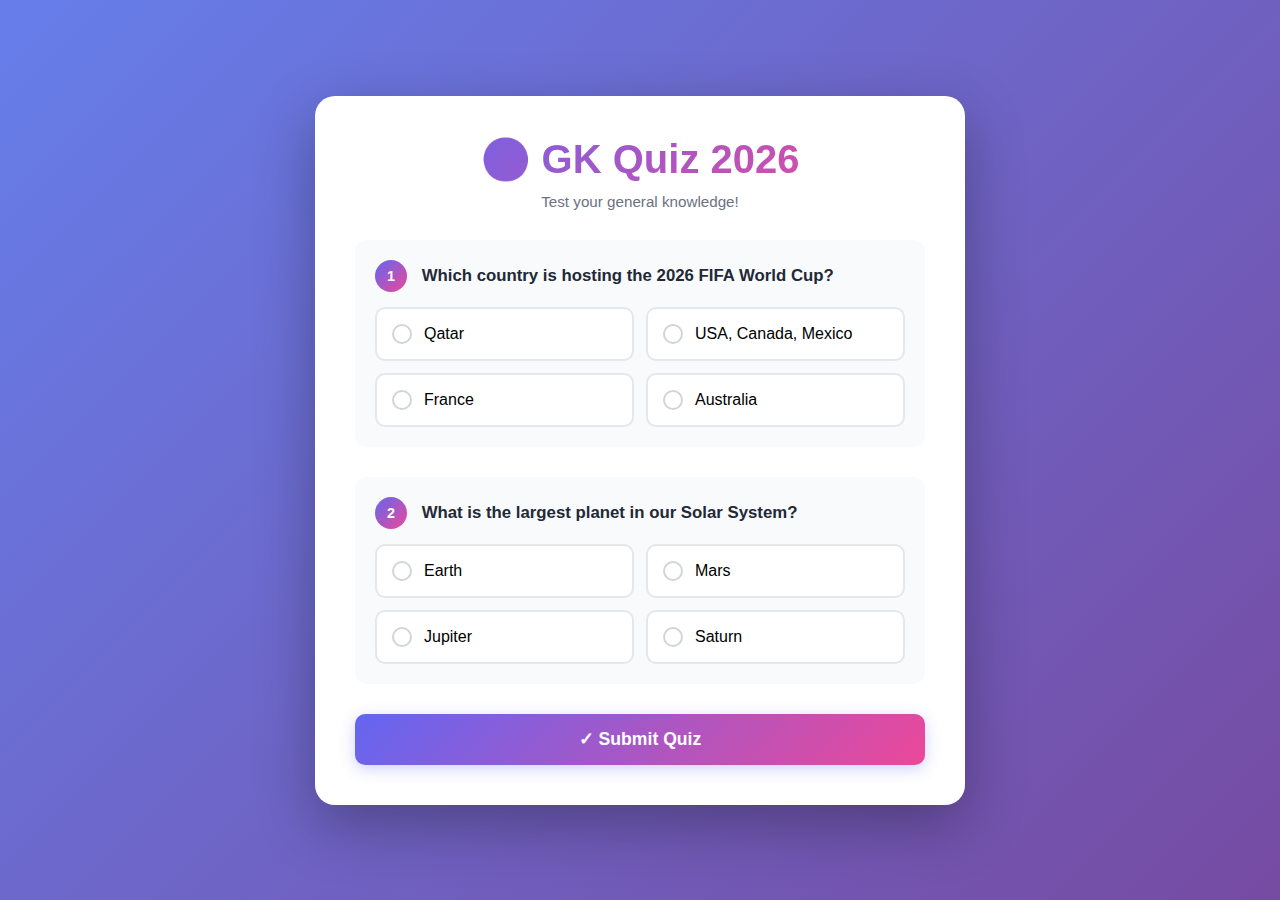
<file: QUIZ.html>
<!DOCTYPE html>
<html lang="en">
<head>
    <meta charset="UTF-8">
    <meta name="viewport" content="width=device-width, initial-scale=1.0">
    <title>Responsive GK Quiz 2026</title>
    <style>
        :root {
            --primary: #6366f1;
            --secondary: #ec4899;
            --success: #10b981;
            --warning: #f59e0b;
            --bg: linear-gradient(135deg, #667eea 0%, #764ba2 100%);
            --text: #1f2937;
            --light-text: #6b7280;
        }

        * {
            margin: 0;
            padding: 0;
            box-sizing: border-box;
        }

        body {
            font-family: 'Segoe UI', Tahoma, Geneva, Verdana, sans-serif;
            background: var(--bg);
            display: flex;
            justify-content: center;
            align-items: center;
            min-height: 100vh;
            padding: 20px;
        }

        .quiz-container {
            background: white;
            width: 100%;
            max-width: 650px;
            border-radius: 20px;
            box-shadow: 0 20px 60px rgba(0,0,0,0.3);
            padding: 40px;
            animation: slideIn 0.6s ease-out;
        }

        @keyframes slideIn {
            from {
                opacity: 0;
                transform: translateY(20px);
            }
            to {
                opacity: 1;
                transform: translateY(0);
            }
        }

        h1 {
            text-align: center;
            background: linear-gradient(135deg, var(--primary), var(--secondary));
            -webkit-background-clip: text;
            -webkit-text-fill-color: transparent;
            background-clip: text;
            font-size: 2.5rem;
            margin-bottom: 10px;
            animation: fadeInDown 0.8s ease-out;
        }

        @keyframes fadeInDown {
            from {
                opacity: 0;
                transform: translateY(-10px);
            }
            to {
                opacity: 1;
                transform: translateY(0);
            }
        }

        .subtitle {
            text-align: center;
            color: var(--light-text);
            margin-bottom: 30px;
            font-size: 0.95rem;
        }

        .question {
            margin-bottom: 30px;
            padding: 20px;
            background: #f9fafb;
            border-radius: 12px;
            animation: fadeIn 0.5s ease-out;
        }

        @keyframes fadeIn {
            from {
                opacity: 0;
            }
            to {
                opacity: 1;
            }
        }

        .question-number {
            display: inline-block;
            background: linear-gradient(135deg, var(--primary), var(--secondary));
            color: white;
            width: 32px;
            height: 32px;
            border-radius: 50%;
            text-align: center;
            line-height: 32px;
            font-weight: bold;
            margin-right: 10px;
            font-size: 0.9rem;
        }

        .question p {
            font-weight: 600;
            font-size: 1.05rem;
            margin-bottom: 15px;
            color: var(--text);
        }

        .options {
            display: grid;
            grid-template-columns: 1fr;
            gap: 12px;
            margin-top: 15px;
        }

        @media (min-width: 480px) {
            .options { grid-template-columns: 1fr 1fr; }
        }

        label {
            background: white;
            border: 2px solid #e5e7eb;
            padding: 15px;
            border-radius: 10px;
            cursor: pointer;
            transition: all 0.3s ease;
            display: flex;
            align-items: center;
            position: relative;
        }

        label:hover {
            border-color: var(--primary);
            background: linear-gradient(135deg, rgba(99, 102, 241, 0.05), rgba(236, 72, 153, 0.05));
            transform: translateY(-2px);
            box-shadow: 0 4px 12px rgba(99, 102, 241, 0.15);
        }

        input[type="radio"] {
            appearance: none;
            -webkit-appearance: none;
            width: 20px;
            height: 20px;
            border: 2px solid #d1d5db;
            border-radius: 50%;
            margin-right: 12px;
            cursor: pointer;
            transition: all 0.3s ease;
            position: relative;
        }

        input[type="radio"]:hover {
            border-color: var(--primary);
            box-shadow: 0 0 0 3px rgba(99, 102, 241, 0.1);
        }

        input[type="radio"]:checked {
            background: linear-gradient(135deg, var(--primary), var(--secondary));
            border-color: var(--primary);
            box-shadow: 0 0 0 3px rgba(99, 102, 241, 0.2);
        }

        input[type="radio"]:checked::after {
            content: '✓';
            position: absolute;
            top: 50%;
            left: 50%;
            transform: translate(-50%, -50%);
            color: white;
            font-weight: bold;
            font-size: 12px;
        }

        .submit-btn {
            display: block;
            width: 100%;
            padding: 15px;
            background: linear-gradient(135deg, var(--primary), var(--secondary));
            color: white;
            border: none;
            border-radius: 10px;
            font-size: 1.1rem;
            font-weight: 600;
            cursor: pointer;
            margin-top: 30px;
            transition: all 0.3s ease;
            box-shadow: 0 4px 15px rgba(99, 102, 241, 0.3);
        }

        .submit-btn:hover {
            transform: translateY(-2px);
            box-shadow: 0 6px 20px rgba(99, 102, 241, 0.4);
        }

        .submit-btn:active {
            transform: translateY(0);
        }

        #result {
            margin-top: 25px;
            padding: 20px;
            text-align: center;
            font-weight: bold;
            font-size: 1.3rem;
            border-radius: 10px;
            display: none;
            animation: slideUp 0.5s ease-out;
        }

        @keyframes slideUp {
            from {
                opacity: 0;
                transform: translateY(10px);
            }
            to {
                opacity: 1;
                transform: translateY(0);
            }
        }

        #result.show {
            display: block;
        }

        #result.success {
            background: linear-gradient(135deg, rgba(16, 185, 129, 0.1), rgba(16, 185, 129, 0.05));
            color: var(--success);
            border-left: 4px solid var(--success);
        }

        #result.partial {
            background: linear-gradient(135deg, rgba(245, 158, 11, 0.1), rgba(245, 158, 11, 0.05));
            color: var(--warning);
            border-left: 4px solid var(--warning);
        }

        #result.poor {
            background: linear-gradient(135deg, rgba(239, 68, 68, 0.1), rgba(239, 68, 68, 0.05));
            color: #ef4444;
            border-left: 4px solid #ef4444;
        }
    </style>
</head>
<body>

<div class="quiz-container">
    <h1>🌍 GK Quiz 2026</h1>
    <p class="subtitle">Test your general knowledge!</p>
    <form id="quizForm">
       
        <div class="question">
            <p><span class="question-number">1</span> Which country is hosting the 2026 FIFA World Cup?</p>
            <div class="options">
                <label><input type="radio" name="q1" value="a"> Qatar</label>
                <label><input type="radio" name="q1" value="b"> USA, Canada, Mexico</label>
                <label><input type="radio" name="q1" value="c"> France</label>
                <label><input type="radio" name="q1" value="d"> Australia</label>
            </div>
        </div>

       
        <div class="question">
            <p><span class="question-number">2</span> What is the largest planet in our Solar System?</p>
            <div class="options">
                <label><input type="radio" name="q2" value="a"> Earth</label>
                <label><input type="radio" name="q2" value="b"> Mars</label>
                <label><input type="radio" name="q2" value="c"> Jupiter</label>
                <label><input type="radio" name="q2" value="d"> Saturn</label>
            </div>
        </div>

        <button type="button" class="submit-btn" onclick="calculateScore()">✓ Submit Quiz</button>
    </form>
    <div id="result"></div>
</div>

<script>
    function calculateScore() {
        const answers = { q1: 'b', q2: 'c' };
        let score = 0;
        const form = document.getElementById('quizForm');
        const formData = new FormData(form);

        for (let [key, value] of formData.entries()) {
            if (value === answers[key]) score++;
        }

        const total = Object.keys(answers).length;
        const percentage = (score / total) * 100;
        const resultDiv = document.getElementById('result');
        
        let message = '';
        let resultClass = '';
        
        if (percentage === 100) {
            message = `🎉 Perfect! You scored ${score} out of ${total}!`;
            resultClass = 'success show';
        } else if (percentage >= 50) {
            message = `👍 Good! You scored ${score} out of ${total}!`;
            resultClass = 'partial show';
        } else {
            message = `📚 You scored ${score} out of ${total}. Keep learning!`;
            resultClass = 'poor show';
        }
        
        resultDiv.textContent = message;
        resultDiv.className = resultClass;
    }
</script>

</body>
</html>
</file>
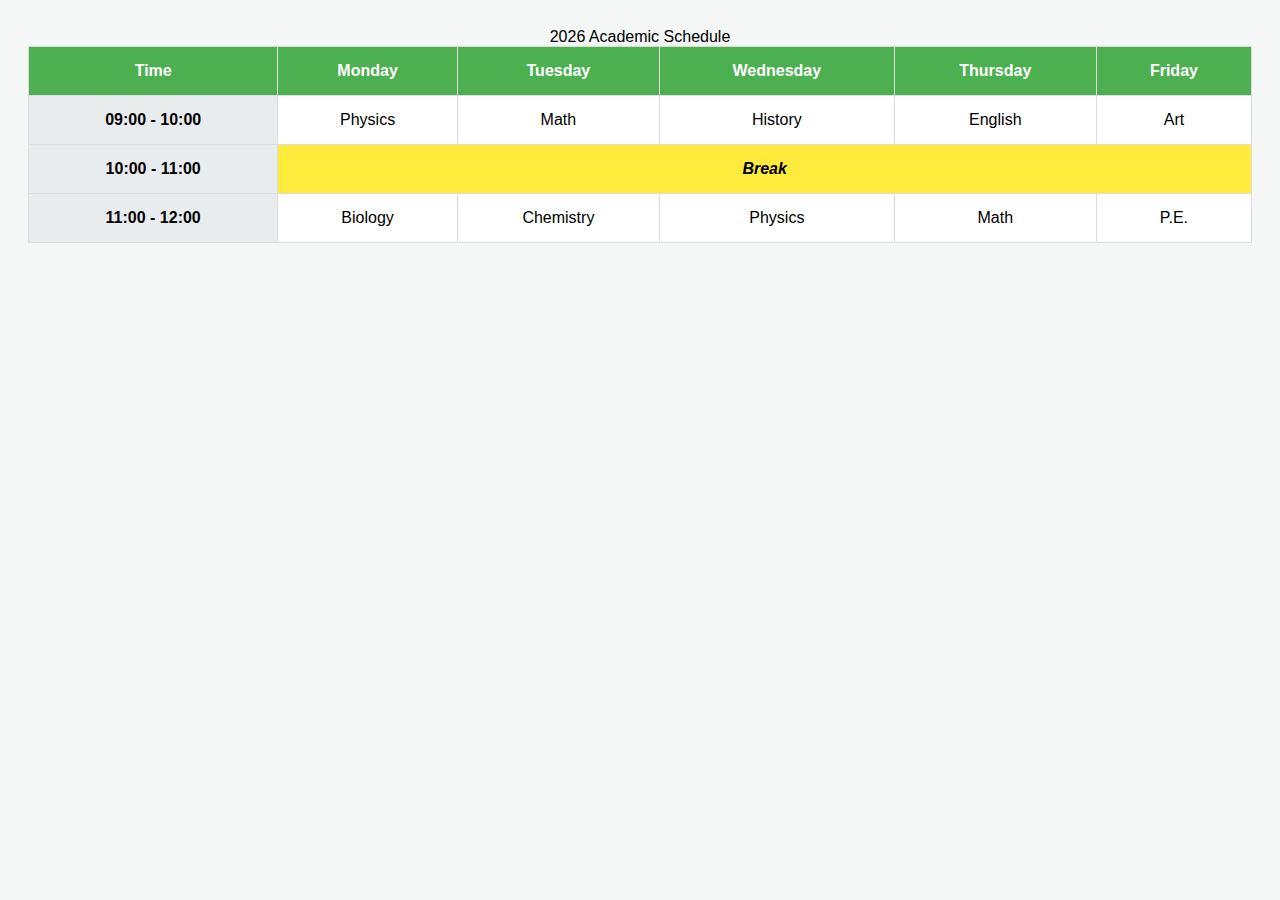
<file: time table.html>
<!DOCTYPE html>
<html lang="en">
<head>
    <link rel="stylesheet" href="style3.css">
</head>
<body>
    <div class="timetable-container">
        <table>
            <caption>2026 Academic Schedule</caption>
            <thead>
                <tr>
                    <th>Time</th>
                    <th>Monday</th>
                    <th>Tuesday</th>
                    <th>Wednesday</th>
                    <th>Thursday</th>
                    <th>Friday</th>
                </tr>
            </thead>
            <tbody>
                <tr>
                    <td class="time-slot">09:00 - 10:00</td>
                    <td>Physics</td>
                    <td>Math</td>
                    <td>History</td>
                    <td>English</td>
                    <td>Art</td>
                </tr>
                <tr>
                    <td class="time-slot">10:00 - 11:00</td>
                    <td colspan="5" class="break">Break</td>
                </tr>
                <tr>
                    <td class="time-slot">11:00 - 12:00</td>
                    <td>Biology</td>
                    <td>Chemistry</td>
                    <td>Physics</td>
                    <td>Math</td>
                    <td>P.E.</td>
                </tr>
            </tbody>
        </table>
    </div>
</body>
</html>
</file>
<file: style.css>
.grid-container {
    display: grid;
    
    grid-template-columns: repeat(3, 1fr); 
 
    grid-template-rows: repeat(3, 100px); 
    
 
    gap: 10px; 
    
    background-color: #f1f1f1;
    padding: 10px;
    border: 1px solid #ccc;
    max-width: 400px; 
    margin: 20px auto; 
}

.grid-item {
    background-color: dodgerblue;
    border: 1px solid black;
    padding: 10px;
    font-size: 20px;
    text-align: center;
    color: white;
   
    
    display: flex; 
    justify-content: center;
    align-items: center;
}
</file>
<file: style2.css>
.grid-container {
    display: grid;
  
    grid-template-columns: repeat(auto-fit, minmax(200px, 1fr));
    gap: 10px; 
    padding: 10px;
    max-width: 1200px;
    margin: 0 auto; 
}

.grid-item {
   
    border: 1px solid #ccc;
    border-radius: 5px;
    overflow: hidden; 
}

.grid-item img {
    width: 100%;
    height: 200px;
    object-fit: cover;
    display: block;
    transition: transform 0.3s ease; 
}


.grid-item img:hover {
    transform: scale(1.05);
}
</file>
<file: style5.css>
* {
    margin: 0;
    padding: 0;
    box-sizing: border-box;
}

body {
    font-family: 'Segoe UI', Tahoma, Geneva, Verdana, sans-serif;
    background: linear-gradient(135deg, #f5f7fa 0%, #c3cfe2 100%);
    color: #333;
    line-height: 1.6;
    min-height: 100vh;
    display: flex;
    flex-direction: column;
}


.header {
    background: linear-gradient(135deg, #667eea 0%, #764ba2 100%);
    color: white;
    padding: 1.5rem 0;
    box-shadow: 0 4px 20px rgba(0, 0, 0, 0.1);
    position: sticky;
    top: 0;
    z-index: 1000;
}

.header-content {
    max-width: 1200px;
    margin: 0 auto;
    display: flex;
    justify-content: space-between;
    align-items: center;
    padding: 0 2rem;
}

.logo {
    display: flex;
    align-items: center;
    gap: 1rem;
    font-size: 1.5rem;
}

.logo i {
    font-size: 2rem;
}

.logo h1 {
    font-size: 1.5rem;
    font-weight: 700;
}

.nav {
    display: flex;
    gap: 2rem;
}

.nav-link {
    color: white;
    text-decoration: none;
    font-weight: 500;
    transition: opacity 0.3s ease;
}

.nav-link:hover {
    opacity: 0.8;
}

.cart-btn {
    position: relative;
    background: rgba(255, 255, 255, 0.2);
    border: 2px solid white;
    color: white;
    padding: 0.7rem 1.2rem;
    border-radius: 50px;
    cursor: pointer;
    font-size: 1.1rem;
    transition: all 0.3s ease;
    display: flex;
    align-items: center;
    gap: 0.5rem;
}

.cart-btn:hover {
    background: rgba(255, 255, 255, 0.3);
    transform: translateY(-2px);
}

.cart-badge {
    position: absolute;
    top: -8px;
    right: -8px;
    background: #ff6b6b;
    color: white;
    border-radius: 50%;
    width: 24px;
    height: 24px;
    display: flex;
    align-items: center;
    justify-content: center;
    font-size: 0.75rem;
    font-weight: bold;
}


.hero {
    background: linear-gradient(135deg, #667eea 0%, #764ba2 100%);
    color: white;
    padding: 4rem 2rem;
    text-align: center;
    box-shadow: 0 4px 15px rgba(0, 0, 0, 0.1);
}

.hero-content h2 {
    font-size: 2.5rem;
    margin-bottom: 1rem;
    font-weight: 700;
}

.hero-content p {
    font-size: 1.2rem;
    opacity: 0.95;
}


.container {
    max-width: 1200px;
    margin: 0 auto;
    padding: 2rem;
    flex: 1;
    width: 100%;
}


.products-section {
    margin-bottom: 3rem;
}

.section-title {
    font-size: 2rem;
    margin-bottom: 2rem;
    color: #333;
    font-weight: 700;
    text-align: center;
}

.product-list {
    display: grid;
    grid-template-columns: repeat(auto-fit, minmax(250px, 1fr));
    gap: 2rem;
}

.product {
    background: white;
    border-radius: 12px;
    overflow: hidden;
    box-shadow: 0 4px 15px rgba(0, 0, 0, 0.08);
    transition: all 0.3s ease;
    display: flex;
    flex-direction: column;
}

.product:hover {
    transform: translateY(-8px);
    box-shadow: 0 12px 30px rgba(102, 126, 234, 0.2);
}

.product img {
    width: 100%;
    height: 200px;
    object-fit: cover;
    display: block;
}

.product-info {
    padding: 1.5rem;
    display: flex;
    flex-direction: column;
    flex: 1;
}

.product h3 {
    font-size: 1.1rem;
    margin-bottom: 0.5rem;
    color: #333;
    font-weight: 600;
}

.product-price {
    font-size: 1.5rem;
    color: #667eea;
    font-weight: 700;
    margin: 1rem 0;
}

.product button {
    background: linear-gradient(135deg, #667eea 0%, #764ba2 100%);
    color: white;
    border: none;
    padding: 0.8rem 1.5rem;
    border-radius: 8px;
    cursor: pointer;
    font-size: 1rem;
    font-weight: 600;
    transition: all 0.3s ease;
    margin-top: auto;
}

.product button:hover {
    transform: scale(1.05);
    box-shadow: 0 6px 20px rgba(102, 126, 234, 0.3);
}

.product button:active {
    transform: scale(0.98);
}

.hidden {
    display: none !important;
}


.cart-modal {
    position: fixed;
    top: 0;
    right: 0;
    width: 100%;
    height: 100%;
    background: rgba(0, 0, 0, 0.5);
    display: flex;
    justify-content: flex-end;
    z-index: 2000;
    animation: slideInOverlay 0.3s ease;
}

@keyframes slideInOverlay {
    from {
        opacity: 0;
    }
    to {
        opacity: 1;
    }
}

.cart-modal-content {
    background: white;
    width: 100%;
    max-width: 400px;
    height: 100%;
    display: flex;
    flex-direction: column;
    box-shadow: -4px 0 20px rgba(0, 0, 0, 0.1);
    animation: slideIn 0.3s ease;
}

@keyframes slideIn {
    from {
        transform: translateX(100%);
    }
    to {
        transform: translateX(0);
    }
}

.cart-header {
    display: flex;
    justify-content: space-between;
    align-items: center;
    padding: 1.5rem;
    border-bottom: 2px solid #f0f0f0;
    background: linear-gradient(135deg, #667eea 0%, #764ba2 100%);
    color: white;
}

.cart-header h2 {
    font-size: 1.3rem;
    margin: 0;
}

.close-btn {
    background: none;
    border: none;
    color: white;
    font-size: 1.5rem;
    cursor: pointer;
    transition: transform 0.3s ease;
}

.close-btn:hover {
    transform: scale(1.2);
}

.cart-items-wrapper {
    flex: 1;
    overflow-y: auto;
    padding: 1.5rem;
}

.cart-items {
    list-style: none;
}

.cart-items li {
    padding: 1rem;
    border-bottom: 1px solid #f0f0f0;
    display: flex;
    justify-content: space-between;
    align-items: center;
    font-size: 0.95rem;
}

.cart-items li:last-child {
    border-bottom: none;
}

.cart-footer {
    padding: 1.5rem;
    border-top: 2px solid #f0f0f0;
    display: flex;
    flex-direction: column;
    gap: 1rem;
}

.cart-total {
    display: flex;
    justify-content: space-between;
    align-items: center;
    font-size: 1.2rem;
    font-weight: 700;
    color: #333;
    padding: 1rem;
    background: #f8f9ff;
    border-radius: 8px;
}

.total-amount {
    color: #667eea;
}


.btn {
    padding: 0.8rem 1.5rem;
    border: none;
    border-radius: 8px;
    cursor: pointer;
    font-size: 0.95rem;
    font-weight: 600;
    transition: all 0.3s ease;
    display: flex;
    align-items: center;
    justify-content: center;
    gap: 0.5rem;
}

.btn-checkout {
    background: linear-gradient(135deg, #667eea 0%, #764ba2 100%);
    color: white;
}

.btn-checkout:hover {
    transform: scale(1.02);
    box-shadow: 0 6px 20px rgba(102, 126, 234, 0.3);
}

.btn-secondary {
    background: #f0f0f0;
    color: #333;
}

.btn-secondary:hover {
    background: #e0e0e0;
}


.footer {
    background: linear-gradient(135deg, #667eea 0%, #764ba2 100%);
    color: white;
    text-align: center;
    padding: 2rem;
    margin-top: auto;
}


@media (max-width: 768px) {
    .header-content {
        flex-direction: column;
        gap: 1rem;
        padding: 0 1rem;
    }

    .logo h1 {
        font-size: 1.2rem;
    }

    .nav {
        gap: 1rem;
    }

    .hero-content h2 {
        font-size: 1.8rem;
    }

    .product-list {
        grid-template-columns: repeat(auto-fit, minmax(180px, 1fr));
        gap: 1rem;
    }

    .cart-modal-content {
        max-width: 100%;
    }
}
</file>
<file: style6.css>
* {
    margin: 0;
    padding: 0;
    box-sizing: border-box;
}

body {
    background: linear-gradient(135deg, #1e1e2e 0%, #2d2d44 50%, #1a1a2e 100%);
    color: white;
    font-family: 'Segoe UI', Tahoma, Geneva, Verdana, sans-serif;
    min-height: 100vh;
    display: flex;
    justify-content: center;
    align-items: center;
    overflow: hidden;
}

body::before {
    content: '';
    position: fixed;
    top: 0;
    left: 0;
    width: 100%;
    height: 100%;
    background: radial-gradient(circle at 20% 50%, rgba(102, 126, 234, 0.1) 0%, transparent 50%),
                radial-gradient(circle at 80% 80%, rgba(118, 75, 162, 0.1) 0%, transparent 50%);
    pointer-events: none;
    animation: bgShift 15s ease-in-out infinite;
    z-index: 0;
}

@keyframes bgShift {
    0%, 100% { opacity: 1; }
    50% { opacity: 0.8; }
}

.timer-container {
    display: flex;
    justify-content: center;
    align-items: center;
    width: 100%;
    height: 100vh;
    padding: 2rem;
    position: relative;
    z-index: 1;
}

.timer-card {
    background: linear-gradient(135deg, rgba(255, 255, 255, 0.05) 0%, rgba(255, 255, 255, 0.02) 100%);
    border: 1px solid rgba(102, 126, 234, 0.3);
    border-radius: 20px;
    padding: 3rem 2rem;
    max-width: 500px;
    width: 100%;
    backdrop-filter: blur(10px);
    box-shadow: 0 20px 60px rgba(0, 0, 0, 0.3),
                inset 0 1px 0 rgba(255, 255, 255, 0.1);
    animation: slideUp 0.6s cubic-bezier(0.34, 1.56, 0.64, 1);
}

@keyframes slideUp {
    from {
        opacity: 0;
        transform: translateY(30px);
    }
    to {
        opacity: 1;
        transform: translateY(0);
    }
}

.timer-header {
    text-align: center;
    margin-bottom: 2rem;
}

.timer-header i {
    font-size: 2rem;
    color: #667eea;
    margin-bottom: 0.5rem;
}

.timer-header h1 {
    font-size: 1.8rem;
    font-weight: 700;
    background: linear-gradient(135deg, #667eea 0%, #764ba2 100%);
    -webkit-background-clip: text;
    -webkit-text-fill-color: transparent;
    background-clip: text;
}

.timer-wrapper {
    position: relative;
    width: 280px;
    height: 280px;
    margin: 2rem auto;
}

.progress-ring {
    transform: rotate(-90deg);
    filter: drop-shadow(0 4px 15px rgba(102, 126, 234, 0.2));
}

.progress-ring-circle {
    transition: stroke-dashoffset 0.5s ease;
    stroke-width: 8;
    stroke-dasharray: 817;
    stroke-dashoffset: 817;
}

.timer-display {
    position: absolute;
    top: 50%;
    left: 50%;
    transform: translate(-50%, -50%);
    text-align: center;
}

.timer-number {
    display: block;
    font-size: 5rem;
    font-weight: 800;
    background: linear-gradient(135deg, #667eea 0%, #764ba2 100%);
    -webkit-background-clip: text;
    -webkit-text-fill-color: transparent;
    background-clip: text;
    line-height: 1;
    animation: pulse-number 0.3s ease;
}

@keyframes pulse-number {
    0%, 100% { transform: scale(1); }
    50% { transform: scale(1.1); }
}

.timer-label {
    display: block;
    font-size: 0.9rem;
    color: rgba(255, 255, 255, 0.6);
    margin-top: 0.5rem;
    letter-spacing: 2px;
    text-transform: uppercase;
}

.timer-controls {
    display: flex;
    gap: 1rem;
    justify-content: center;
    margin: 2rem 0;
    flex-wrap: wrap;
}

.btn {
    padding: 0.8rem 1.5rem;
    border: none;
    border-radius: 8px;
    font-size: 0.95rem;
    font-weight: 600;
    cursor: pointer;
    transition: all 0.3s ease;
    display: flex;
    align-items: center;
    gap: 0.5rem;
    text-transform: uppercase;
    letter-spacing: 1px;
}

.btn-primary {
    background: linear-gradient(135deg, #667eea 0%, #764ba2 100%);
    color: white;
    box-shadow: 0 6px 20px rgba(102, 126, 234, 0.3);
}

.btn-primary:hover {
    transform: translateY(-3px);
    box-shadow: 0 12px 30px rgba(102, 126, 234, 0.4);
}

.btn-primary:active {
    transform: translateY(-1px);
}

.btn-secondary {
    background: rgba(255, 255, 255, 0.1);
    color: white;
    border: 1px solid rgba(255, 255, 255, 0.2);
}

.btn-secondary:hover {
    background: rgba(255, 255, 255, 0.15);
    border-color: rgba(255, 255, 255, 0.3);
}

.btn:disabled {
    opacity: 0.5;
    cursor: not-allowed;
    transform: none;
}

.timer-message {
    text-align: center;
    font-size: 1.1rem;
    color: #ff6b6b;
    margin-top: 1rem;
    min-height: 1.5rem;
    animation: fadeIn 0.5s ease;
}

@keyframes fadeIn {
    from {
        opacity: 0;
    }
    to {
        opacity: 1;
    }
}

.timer-complete {
    animation: completePulse 0.6s ease;
}

@keyframes completePulse {
    0%, 100% { transform: scale(1); }
    50% { transform: scale(1.05); }
}

@media (max-width: 600px) {
    .timer-card {
        padding: 2rem 1.5rem;
    }
    
    .timer-header h1 {
        font-size: 1.3rem;
    }
    
    .timer-wrapper {
        width: 220px;
        height: 220px;
    }
    
    .progress-ring {
        width: 220px;
        height: 220px;
    }
    
    .progress-ring-circle {
        r: 100;
        cx: 110;
        cy: 110;
    }
    
    .timer-number {
        font-size: 3.5rem;
    }
    
    .btn {
        padding: 0.7rem 1.2rem;
        font-size: 0.85rem;
    }
}
</file>
<file: style1.css>
body {
    margin: 0;
    font-family: 'Inter', sans-serif;
   
    background-image: linear-gradient(rgba(0, 0, 0, 0.4), rgba(0, 0, 0, 0.4)), 
                      url('image.png');
    background-size: cover;     
    background-position: center; 
    background-attachment: fixed;
    min-height: 100vh;
    display: flex;
    justify-content: center;
    align-items: center;
}


.glass-card {
    background: rgba(255, 255, 255, 0.1);
    backdrop-filter: blur(15px);
    -webkit-backdrop-filter: blur(15px);
    border: 1px solid rgba(255, 255, 255, 0.2);
    border-radius: 24px;
    padding: 3rem;
    color: white;
    max-width: 800px;
    width: 90%;
    text-align: center;
    box-shadow: 0 8px 32px rgba(0, 0, 0, 0.3);
}


.grid {
    display: grid;
    grid-template-columns: repeat(auto-fit, minmax(200px, 1fr));
    gap: 1.5rem;
    margin-top: 2rem;
}

.item img {
    width: 100%;
    height: 150px;
    object-fit: cover;
    border-radius: 12px;
    margin-bottom: 0.5rem;
}

h1 {
    font-size: 2.5rem;
    margin-bottom: 1rem;
}
</file>
<file: style3.css>
body {
    font-family: 'Segoe UI', Tahoma, Geneva, Verdana, sans-serif;
    background-color: #f4f7f6;
    padding: 20px;
}

.timetable-container {
    overflow-x: auto;
}

table {
    width: 100%;
    border-collapse: collapse;
    background: #fff;
    box-shadow: 0 4px 8px rgba(0,0,0,0.1);
}

th, td {
    border: 1px solid #ddd;
    padding: 15px;
    text-align: center;
}

th {
    background-color: #4CAF50;
    color: white;
}

tr:nth-child(even) {
    background-color: #f2f2f2;
}

.time-slot {
    font-weight: bold;
    background-color: #e9ecef;
}

.break {
    background-color: #ffeb3b;
    font-style: italic;
    font-weight: bold;
}
</file>
